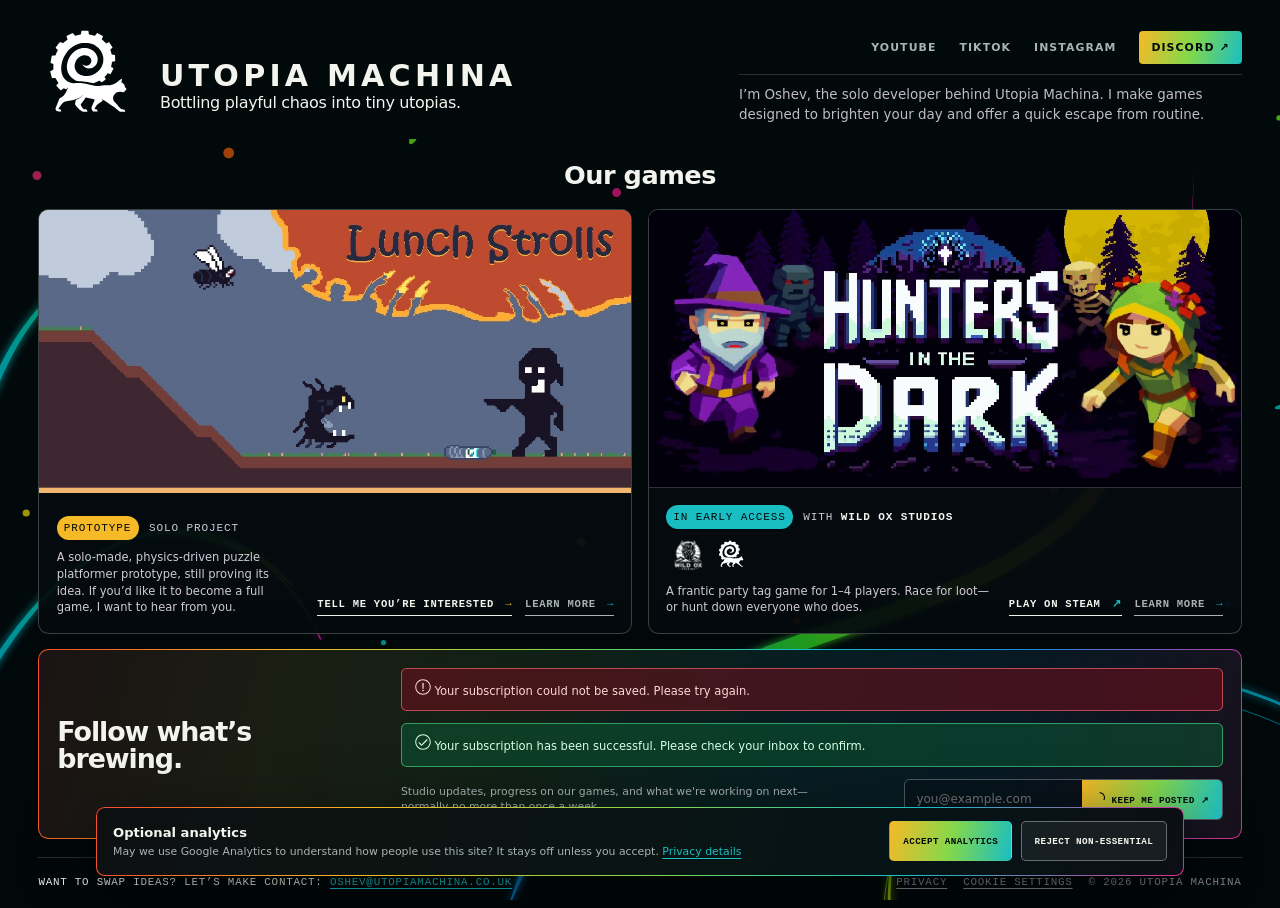
<file: index.html>
<!doctype html>
<html lang="en">
<head>
  <meta charset="utf-8">
  <meta name="viewport" content="width=device-width, initial-scale=1">
  <meta name="theme-color" content="#09070f">
  <meta name="description" content="Utopia Machina makes small, playful games: Hunters In The Dark and the Lunch Strolls prototype.">
  <meta property="og:title" content="Utopia Machina — Small games, curious worlds">
  <meta property="og:description" content="Hunters In The Dark, Lunch Strolls, and dispatches from an independent game maker.">
  <meta property="og:image" content="images/social-preview.svg">
  <meta property="og:type" content="website">
  <title>Utopia Machina — Small games, curious worlds</title>
  <link rel="icon" href="images/utopia-machina-logo.svg" type="image/svg+xml">
  <link rel="stylesheet" href="https://sibforms.com/forms/end-form/build/sib-styles.css">
  <link rel="stylesheet" href="css/style.css?v=20260805-1">
  <script src="js/main.js" defer></script>
</head>
<body>
  <a class="skip-link" href="#main">Skip to the games</a>

  <svg class="spectral-bg" viewBox="0 0 1600 1000" preserveAspectRatio="xMidYMid slice" aria-hidden="true">
    <defs>
      <linearGradient id="spectrum-a" x1="0" y1="0" x2="1" y2=".3">
        <stop offset="0" stop-color="#ec2864"/>
        <stop offset=".17" stop-color="#ff5b22"/>
        <stop offset=".34" stop-color="#ffc225"/>
        <stop offset=".5" stop-color="#88dc43"/>
        <stop offset=".67" stop-color="#14c4a3"/>
        <stop offset=".84" stop-color="#2787e9"/>
        <stop offset="1" stop-color="#db2da7"/>
      </linearGradient>
      <linearGradient id="spectrum-b" x1=".1" y1="1" x2=".8" y2="0">
        <stop offset="0" stop-color="#237edb"/>
        <stop offset=".2" stop-color="#1bc8bc"/>
        <stop offset=".4" stop-color="#82df41"/>
        <stop offset=".6" stop-color="#ffd025"/>
        <stop offset=".8" stop-color="#ff5824"/>
        <stop offset="1" stop-color="#eb237f"/>
      </linearGradient>
      <linearGradient id="warm-a" gradientUnits="userSpaceOnUse" x1="-230" y1="940" x2="40" y2="257">
        <stop offset="0" stop-color="#2c82e4"/><stop offset="1" stop-color="#16c3c7"/>
      </linearGradient>
      <linearGradient id="warm-b" gradientUnits="userSpaceOnUse" x1="40" y1="257" x2="283" y2="159">
        <stop offset="0" stop-color="#16c3c7"/><stop offset="1" stop-color="#55d64a"/>
      </linearGradient>
      <linearGradient id="warm-c" gradientUnits="userSpaceOnUse" x1="283" y1="159" x2="272" y2="339">
        <stop offset="0" stop-color="#55d64a"/><stop offset="1" stop-color="#b8dc35"/>
      </linearGradient>
      <linearGradient id="warm-d" gradientUnits="userSpaceOnUse" x1="272" y1="339" x2="143" y2="302">
        <stop offset="0" stop-color="#b8dc35"/><stop offset="1" stop-color="#ffe02c"/>
      </linearGradient>
      <linearGradient id="warm-e" gradientUnits="userSpaceOnUse" x1="143" y1="302" x2="270" y2="262">
        <stop offset="0" stop-color="#ffe02c"/><stop offset=".48" stop-color="#f47a3d"/><stop offset=".76" stop-color="#ef4535"/><stop offset="1" stop-color="#e93643"/>
      </linearGradient>
      <linearGradient id="warm-f" gradientUnits="userSpaceOnUse" x1="270" y1="262" x2="236.5" y2="306.2">
        <stop offset="0" stop-color="#e93643"/><stop offset="1" stop-color="#e43655"/>
      </linearGradient>
      <linearGradient id="warm-g" gradientUnits="userSpaceOnUse" x1="236.5" y1="306.2" x2="217" y2="307">
        <stop offset="0" stop-color="#e43655"/><stop offset="1" stop-color="#db2da7"/>
      </linearGradient>
      <linearGradient id="warm-tip" gradientUnits="userSpaceOnUse" x1="270" y1="262" x2="217" y2="307">
        <stop offset="0" stop-color="#e93643"/>
        <stop offset=".68" stop-color="#e43655"/>
        <stop offset="1" stop-color="#db2da7"/>
      </linearGradient>
      <path id="warm-path-a" d="M-230 940C-55 758-55 448 40 257"/>
      <path id="warm-path-b" d="M40 257C99 139 210 99 283 159"/>
      <path id="warm-path-c" d="M283 159C343 208 337 299 272 339"/>
      <path id="warm-path-d" d="M272 339C220 371 160 349 143 302"/>
      <path id="warm-path-e" d="M143 302C127 258 155 217 198 208C238 200 272 227 270 262"/>
      <path id="warm-path-f" d="M270 262C269.25 283.75 255 301 236.5 306.2"/>
      <path id="warm-path-g" d="M236.5 306.2C230.4 307.9 223.75 308.25 217 307"/>
      <g id="warm-body">
        <use href="#warm-path-a" stroke="url(#warm-a)"/><use href="#warm-path-b" stroke="url(#warm-b)"/>
        <use href="#warm-path-c" stroke="url(#warm-c)"/><use href="#warm-path-d" stroke="url(#warm-d)"/>
        <use href="#warm-path-e" stroke="url(#warm-e)"/>
      </g>
      <linearGradient id="wave-a" gradientUnits="userSpaceOnUse" x1="-110" y1="1080" x2="112" y2="660">
        <stop offset="0" stop-color="#2c82e4"/><stop offset="1" stop-color="#16c3c7"/>
      </linearGradient>
      <linearGradient id="wave-b" gradientUnits="userSpaceOnUse" x1="112" y1="660" x2="333" y2="565">
        <stop offset="0" stop-color="#16c3c7"/><stop offset="1" stop-color="#55d64a"/>
      </linearGradient>
      <linearGradient id="wave-c" gradientUnits="userSpaceOnUse" x1="333" y1="565" x2="445" y2="675">
        <stop offset="0" stop-color="#55d64a"/><stop offset=".56" stop-color="#ffe02c"/><stop offset="1" stop-color="#db2da7"/>
      </linearGradient>
      <path id="wave-path-a" d="M-110 1080C-20 910 35 760 112 660"/>
      <path id="wave-path-b" d="M112 660C180 572 258 538 333 565"/>
      <path id="wave-path-c" d="M333 565C386 584 423 624 445 675"/>
      <g id="wave-body">
        <use href="#wave-path-a" stroke="url(#wave-a)"/>
        <use href="#wave-path-b" stroke="url(#wave-b)"/>
      </g>
      <linearGradient id="right-ribbon" gradientUnits="userSpaceOnUse" x1="650" y1="1020" x2="1415" y2="175">
        <stop offset="0" stop-color="#2c82e4"/>
        <stop offset=".2" stop-color="#16c3c7"/>
        <stop offset=".4" stop-color="#55d64a"/>
        <stop offset=".6" stop-color="#ffe02c"/>
        <stop offset=".8" stop-color="#f0443b"/>
        <stop offset="1" stop-color="#db2da7"/>
      </linearGradient>
      <linearGradient id="bottom-a" gradientUnits="userSpaceOnUse" x1="1705" y1="762" x2="1125" y2="727">
        <stop offset="0" stop-color="#2c82e4"/><stop offset=".48" stop-color="#16c3c7"/><stop offset="1" stop-color="#55d64a"/>
      </linearGradient>
      <linearGradient id="bottom-b" gradientUnits="userSpaceOnUse" x1="1125" y1="727" x2="1204" y2="1046">
        <stop offset="0" stop-color="#55d64a"/><stop offset=".58" stop-color="#ffe02c"/><stop offset="1" stop-color="#db2da7"/>
      </linearGradient>
      <path id="bottom-path-a" d="M1705 762C1436 548 1247 577 1125 727"/>
      <path id="bottom-path-b" d="M1125 727C1031 842 1084 982 1204 1046"/>
      <filter id="trail-glow" x="-30%" y="-30%" width="160%" height="160%">
        <feGaussianBlur stdDeviation="5" result="blur"/>
        <feMerge><feMergeNode in="blur"/><feMergeNode in="SourceGraphic"/></feMerge>
      </filter>
    </defs>
    <g transform="translate(0 35)" fill="none" stroke-linecap="round">
      <g class="spectral-trails trail-left">
        <g class="trail-bundle trail-bundle-wave" stroke-width="1.6" filter="url(#trail-glow)">
          <g transform="translate(-4 2)">
            <use href="#wave-body"/>
            <path d="M333 565C338.3 566.9 343.44 569.01 348.42 571.32" stroke="url(#wave-c)"/>
          </g>
          <g transform="translate(-3 1.5)">
            <use href="#wave-body"/>
            <path d="M333 565C342.01 568.23 350.56 572.07 358.65 576.46" stroke="url(#wave-c)"/>
          </g>
          <g transform="translate(-2 1)">
            <use href="#wave-body"/>
            <path d="M333 565C345.72 569.56 357.52 575.33 368.41 582.17" stroke="url(#wave-c)"/>
          </g>
          <g transform="translate(-1 .5)">
            <use href="#wave-body"/>
            <path d="M333 565C349.43 570.89 364.32 578.8 377.71 588.43" stroke="url(#wave-c)"/>
          </g>
          <g>
            <use href="#wave-body"/>
            <use href="#wave-path-c" stroke="url(#wave-c)"/>
          </g>
          <g transform="translate(1 -.5)">
            <use href="#wave-body"/>
            <path d="M333 565C353.14 572.22 370.97 582.47 386.54 595.21" stroke="url(#wave-c)"/>
          </g>
          <g transform="translate(2 -1)">
            <use href="#wave-body"/>
            <path d="M333 565C356.85 573.55 377.46 586.35 394.92 602.5" stroke="url(#wave-c)"/>
          </g>
          <g transform="translate(3 -1.5)">
            <use href="#wave-body"/>
            <path d="M333 565C360.56 574.88 383.79 590.44 402.84 610.27" stroke="url(#wave-c)"/>
          </g>
          <g transform="translate(4 -2)">
            <use href="#wave-body"/>
            <path d="M333 565C364.27 576.21 389.97 594.73 410.31 618.51" stroke="url(#wave-c)"/>
          </g>
        </g>
      </g>
    </g>
    <g transform="translate(55 145)" fill="none" stroke-linecap="round">
      <g class="spectral-trails trail-red">
        <g class="trail-bundle trail-bundle-warm" stroke-width="1.6" stroke-linecap="round" filter="url(#trail-glow)">
          <g transform="translate(-4 2)">
            <use href="#warm-body"/>
          </g>
          <g transform="translate(-3 1.5)">
            <use href="#warm-body"/>
          </g>
          <g transform="translate(-2 1)">
            <use href="#warm-body"/>
          </g>
          <g transform="translate(-1 .5)">
            <use href="#warm-body"/>
          </g>
          <g>
            <use href="#warm-body"/>
          </g>
          <g transform="translate(1 -.5)">
            <use href="#warm-body"/>
          </g>
          <g transform="translate(2 -1)">
            <use href="#warm-body"/>
          </g>
          <g transform="translate(3 -1.5)">
            <use href="#warm-body"/>
          </g>
          <g transform="translate(4 -2)">
            <use href="#warm-body"/>
          </g>
          <path
            d="M265 262
               C264 281 251 299 232 303
               C226 304 220 304 217 307
               C221 310 228 312 235 311
               C256 307 274 287 275 262Z"
            fill="url(#warm-tip)"
            stroke="none"
          />
        </g>
      </g>
    </g>
    <g class="spectral-trails trail-right">
      <path
        d="M650 1020
           C690 880 750 815 860 755
           C1000 680 1140 675 1260 580
           C1360 500 1420 300 1415 175
           C1420 300 1370 515 1270 594
           C1150 689 1007 697 870 771
           C763 830 701 892 650 1020Z"
        fill="url(#right-ribbon)"
        filter="url(#trail-glow)"
      />
    </g>
    <g transform="translate(0 140)">
      <g class="spectral-trails trail-bottom" fill="none" stroke-linecap="round">
        <g stroke-width="3.1" filter="url(#trail-glow)">
          <use href="#bottom-path-a" stroke="url(#bottom-a)"/><use href="#bottom-path-b" stroke="url(#bottom-b)"/>
        </g>
        <g transform="translate(-6 20)" stroke-width=".9">
          <use href="#bottom-path-a" stroke="url(#bottom-a)"/><use href="#bottom-path-b" stroke="url(#bottom-b)"/>
        </g>
      </g>
    </g>
    <g class="color-flecks">
      <circle cx="130" cy="195" r="5" fill="#ef3a65"/><circle cx="220" cy="315" r="3" fill="#15b8c4"/>
      <circle cx="343" cy="170" r="6" fill="#ff6629"/><circle cx="465" cy="265" r="3" fill="#ffd12a"/>
      <circle cx="626" cy="88" r="4" fill="#8ad844"/><circle cx="774" cy="214" r="5" fill="#e82975"/>
      <circle cx="904" cy="109" r="3" fill="#24b9c4"/><circle cx="1034" cy="260" r="6" fill="#ff6b26"/>
      <circle cx="1178" cy="146" r="4" fill="#ffca28"/><circle cx="1390" cy="244" r="5" fill="#24a9ba"/>
      <circle cx="1510" cy="131" r="3" fill="#7dda48"/><circle cx="118" cy="570" r="4" fill="#ffd12a"/>
      <circle cx="286" cy="655" r="5" fill="#e92778"/><circle cx="515" cy="714" r="3" fill="#16b9b1"/>
      <circle cx="735" cy="602" r="5" fill="#8bd53f"/><circle cx="975" cy="690" r="4" fill="#ff5e25"/>
      <circle cx="1260" cy="543" r="5" fill="#e32d8f"/><circle cx="1453" cy="672" r="3" fill="#2586dc"/>
      <ellipse cx="1068" cy="109" rx="8" ry="3.5" transform="rotate(-24 1068 109)" fill="#ff6326"/>
      <ellipse cx="1321" cy="382" rx="6.5" ry="3" transform="rotate(-38 1321 382)" fill="#84d645"/>
      <ellipse cx="390" cy="475" rx="5.5" ry="2.5" transform="rotate(22 390 475)" fill="#1eb9c5"/>
      <ellipse cx="853" cy="481" rx="7" ry="3" transform="rotate(-18 853 481)" fill="#ef2a6f"/>
      <ellipse cx="172" cy="112" rx="7.5" ry="3" transform="rotate(54 172 112)" fill="#ff5429"/>
      <ellipse cx="548" cy="154" rx="3.5" ry="7" transform="rotate(31 548 154)" fill="#76dc45"/>
      <ellipse cx="708" cy="347" rx="8.5" ry="3.5" transform="rotate(-31 708 347)" fill="#ef2e6f"/>
      <ellipse cx="1160" cy="348" rx="4" ry="8" transform="rotate(42 1160 348)" fill="#ffd02a"/>
      <ellipse cx="1512" cy="452" rx="7" ry="2.5" transform="rotate(-12 1512 452)" fill="#18bdb7"/>
      <ellipse cx="394" cy="806" rx="4" ry="8.5" transform="rotate(-36 394 806)" fill="#ff6b26"/>
      <ellipse cx="742" cy="833" rx="8" ry="3" transform="rotate(18 742 833)" fill="#83d943"/>
      <ellipse cx="1362" cy="836" rx="3.5" ry="7.5" transform="rotate(28 1362 836)" fill="#e92a80"/>
    </g>
  </svg>

  <div class="first-screen">
    <header class="site-header">
      <div class="intro-studio">
        <h1 class="brand-heading">
          <a class="brand studio-brand" href="#main">
            <img class="brand-symbol" src="images/utopia-machina-logo.svg" alt="">
            <span class="brand-copy">
              <span class="brand-name">Utopia Machina</span>
              <span class="brand-tagline">Bottling playful chaos into tiny utopias.</span>
            </span>
          </a>
        </h1>
      </div>

      <div class="masthead-aside">
        <nav class="social-nav" aria-label="Follow Utopia Machina">
          <a href="https://www.youtube.com/@UtopiaMachina/" target="_blank" rel="noreferrer" data-analytics-event="social_click" data-analytics-platform="youtube" data-analytics-location="header">YouTube</a>
          <a href="https://www.tiktok.com/@utopiamachina" target="_blank" rel="noreferrer" data-analytics-event="social_click" data-analytics-platform="tiktok" data-analytics-location="header">TikTok</a>
          <a href="https://www.instagram.com/utopiamachina/" target="_blank" rel="noreferrer" data-analytics-event="social_click" data-analytics-platform="instagram" data-analytics-location="header">Instagram</a>
          <a class="discord-link" href="https://discord.gg/ZvGYVJdN9t" target="_blank" rel="noreferrer" data-analytics-event="discord_click" data-analytics-location="header">Discord <span aria-hidden="true">↗</span></a>
        </nav>
        <p class="masthead-copy">I’m Oshev, the solo developer behind Utopia Machina. I make games designed to brighten your day and offer a quick escape from routine.</p>
      </div>
    </header>

    <main id="main">
      <section class="games" aria-labelledby="games-title">
        <h2 class="games-title" id="games-title">Our games</h2>

        <article class="game-card lunch-card">
          <a class="game-media" href="lunch-strolls.html" aria-label="Learn more about Lunch Strolls" data-analytics-event="game_page_open" data-analytics-game="lunch_strolls" data-analytics-location="game_card">
            <img src="images/lunch-header.jpg" alt="Lunch Strolls prototype key art" class="game-image">
          </a>
          <div class="game-card-content">
            <div class="game-card-copy">
              <div class="game-meta">
                <span class="status prototype">Prototype</span>
                <span>Solo project</span>
              </div>
              <p>A solo-made, physics-driven puzzle platformer prototype, still proving its idea. If you’d like it to become a full game, I want to hear from you.</p>
            </div>
            <div class="card-actions">
              <a class="card-link lunch-interest" href="mailto:oshev@utopiamachina.co.uk?subject=I%27m%20interested%20in%20Lunch%20Strolls" data-analytics-event="lunch_strolls_interest_click" data-analytics-location="game_card">
                Tell me you’re interested <span aria-hidden="true">→</span>
              </a>
              <a class="card-link secondary-link" href="lunch-strolls.html" data-analytics-event="game_page_open" data-analytics-game="lunch_strolls" data-analytics-location="game_card">
                Learn more <span aria-hidden="true">→</span>
              </a>
            </div>
          </div>
        </article>

        <article class="game-card hunters-card">
          <a class="game-media" href="hunters.html" aria-label="Learn more about Hunters In The Dark" data-analytics-event="game_page_open" data-analytics-game="hunters_in_the_dark" data-analytics-location="game_card">
            <img src="images/hunters-header.jpg" alt="Hunters In The Dark key art" class="game-image">
          </a>
          <div class="game-card-content">
            <div class="game-card-copy">
              <div class="game-meta">
                <span class="status live">In Early Access</span>
                <span>with <strong>Wild Ox Studios</strong></span>
                <span class="partner-logos" aria-hidden="true">
                  <img src="images/wild-ox-logo.png" alt="" width="38" height="38">
                  <img src="images/utopia-machina-logo.svg" alt="" width="35" height="35">
                </span>
              </div>
              <p>A frantic party tag game for 1–4 players. Race for loot—or hunt down everyone who does.</p>
            </div>
            <div class="card-actions">
              <a class="card-link" href="https://store.steampowered.com/app/3753790/Hunters_In_The_Dark/" target="_blank" rel="noreferrer" data-analytics-event="steam_click" data-analytics-game="hunters_in_the_dark" data-analytics-location="game_card">
                Play on Steam <span aria-hidden="true">↗</span>
              </a>
              <a class="card-link secondary-link" href="hunters.html" data-analytics-event="game_page_open" data-analytics-game="hunters_in_the_dark" data-analytics-location="game_card">
                Learn more <span aria-hidden="true">→</span>
              </a>
            </div>
          </div>
        </article>
      </section>

      <section id="newsletter" class="newsletter" aria-labelledby="newsletter-title">
        <div class="newsletter-heading">
          <h2 id="newsletter-title">Follow what’s brewing.</h2>
        </div>

        <div class="sib-form newsletter-form-shell">
          <div id="sib-form-container" class="sib-form-container">
            <div id="error-message" class="sib-form-message-panel" role="alert" aria-live="assertive">
              <div class="sib-form-message-panel__text sib-form-message-panel__text--center">
                <svg viewBox="0 0 512 512" class="sib-icon sib-notification__icon" aria-hidden="true">
                  <path d="M256 40c118.621 0 216 96.075 216 216 0 119.291-96.61 216-216 216-119.244 0-216-96.562-216-216 0-119.203 96.602-216 216-216m0-32C119.043 8 8 119.083 8 256c0 136.997 111.043 248 248 248s248-111.003 248-248C504 119.083 392.957 8 256 8zm-11.49 120h22.979c6.823 0 12.274 5.682 11.99 12.5l-7 168c-.268 6.428-5.556 11.5-11.99 11.5h-8.979c-6.433 0-11.722-5.073-11.99-11.5l-7-168c-.283-6.818 5.167-12.5 11.99-12.5zM256 340c-15.464 0-28 12.536-28 28s12.536 28 28 28 28-12.536 28-28-12.536-28-28-28z"/>
                </svg>
                <span class="sib-form-message-panel__inner-text">Your subscription could not be saved. Please try again.</span>
              </div>
            </div>

            <div id="success-message" class="sib-form-message-panel" role="status" aria-live="polite">
              <div class="sib-form-message-panel__text sib-form-message-panel__text--center">
                <svg viewBox="0 0 512 512" class="sib-icon sib-notification__icon" aria-hidden="true">
                  <path d="M256 8C119.033 8 8 119.033 8 256s111.033 248 248 248 248-111.033 248-248S392.967 8 256 8zm0 464c-118.664 0-216-96.055-216-216 0-118.663 96.055-216 216-216 118.664 0 216 96.055 216 216 0 118.663-96.055 216-216 216zm141.63-274.961L217.15 376.071c-4.705 4.667-12.303 4.637-16.97-.068l-85.878-86.572c-4.667-4.705-4.637-12.303.068-16.97l8.52-8.451c4.705-4.667 12.303-4.637 16.97.068l68.976 69.533 163.441-162.13c4.705-4.667 12.303-4.637 16.97.068l8.451 8.52c4.668 4.705 4.637 12.303-.068 16.97z"/>
                </svg>
                <span class="sib-form-message-panel__inner-text">Your subscription has been successful. Please check your inbox to confirm.</span>
              </div>
            </div>

            <div id="sib-container" class="sib-container--large sib-container--vertical">
              <form
                id="sib-form"
                class="signup-form"
                method="POST"
                action="https://99429d4b.sibforms.com/serve/[base64]"
                data-type="subscription"
                data-newsletter-form
                data-analytics-location="homepage"
              >
                <p class="newsletter-promise">Studio updates, progress on our games, and what we're working on next—<br>normally no more than once a week.</p>

                <div class="sib-input sib-form-block email-wrap">
                  <div class="form__entry entry_block">
                    <div class="form__label-row">
                      <label class="sr-only entry__label" for="EMAIL" data-required="*">Email address</label>
                      <div class="entry__field">
                        <input class="input" type="email" id="EMAIL" name="EMAIL" autocomplete="email" placeholder="you@example.com" data-required="true" required>
                      </div>
                    </div>
                    <label class="entry__error entry__error--primary" aria-live="polite"></label>
                  </div>
                  <button class="sib-form-block__button sib-form-block__button-with-loader" form="sib-form" type="submit" aria-controls="newsletter-details" aria-expanded="false">
                    <svg class="icon clickable__icon progress-indicator__icon sib-hide-loader-icon" viewBox="0 0 512 512" aria-hidden="true">
                      <path d="M460.116 373.846l-20.823-12.022c-5.541-3.199-7.54-10.159-4.663-15.874 30.137-59.886 28.343-131.652-5.386-189.946-33.641-58.394-94.896-95.833-161.827-99.676C261.028 55.961 256 50.751 256 44.352V20.309c0-6.904 5.808-12.337 12.703-11.982 83.556 4.306 160.163 50.864 202.11 123.677 42.063 72.696 44.079 162.316 6.031 236.832-3.14 6.148-10.75 8.461-16.728 5.01z"/>
                    </svg>
                    Keep me posted <span aria-hidden="true">↗</span>
                  </button>
                </div>

                <div id="newsletter-details" class="newsletter-details" data-newsletter-details aria-hidden="true">
                  <div class="sib-form__declaration">
                    <p>We use Brevo as our marketing platform. By submitting this form you agree that the personal data you provided will be transferred to Brevo for processing in accordance with <a href="https://www.brevo.com/en/legal/privacypolicy/" target="_blank" rel="nofollow noopener">Brevo’s Privacy Policy</a>.</p>
                  </div>

                  <div class="sib-optin sib-form-block" data-required="true">
                    <div class="form__entry entry_mcq">
                      <div class="form__label-row">
                        <span class="entry__label" data-required="*">Consent</span>
                        <div class="entry__choice">
                          <label class="consent-choice" for="OPT_IN">
                            <input type="checkbox" class="input_replaced" value="1" id="OPT_IN" name="OPT_IN" required>
                            <span class="consent-copy"><strong>I agree to receive news and updates from Utopia Machina.</strong></span>
                          </label>
                        </div>
                      </div>
                      <label class="entry__error entry__error--primary" aria-live="polite"></label>
                      <p class="entry__specification">You may unsubscribe at any time using the link in our newsletter.</p>
                    </div>
                  </div>

                  <div class="sib-captcha sib-form-block">
                    <div class="form__entry entry_block">
                      <div class="form__label-row">
                        <div class="cf-turnstile g-recaptcha" data-sitekey="0x4AAAAAAEG8mpt70j-fJdvp" id="sib-captcha" data-callback="handleCaptchaResponse" data-language="en"></div>
                      </div>
                      <label class="entry__error entry__error--primary" aria-live="polite"></label>
                    </div>
                  </div>
                </div>

                <input type="text" name="email_address_check" value="" class="input--hidden" tabindex="-1" autocomplete="off">
                <input type="hidden" name="locale" value="en">
              </form>
            </div>
          </div>
        </div>
      </section>
    </main>

    <footer id="contact" class="site-footer">
      <p><span>Want to swap ideas? Let’s make contact: </span> <a href="mailto:oshev@utopiamachina.co.uk">oshev@utopiamachina.co.uk</a></p>
      <div>
        <a href="privacy.html">Privacy</a>
        <a href="#cookie-settings" data-cookie-settings>Cookie settings</a>
        <span>© <span data-year></span> Utopia Machina</span>
      </div>
    </footer>
  </div>
  <script>
    window.REQUIRED_CODE_ERROR_MESSAGE = "Please choose a country code";
    window.LOCALE = "en";
    window.EMAIL_INVALID_MESSAGE = window.SMS_INVALID_MESSAGE = "Please enter a valid email address.";
    window.REQUIRED_ERROR_MESSAGE = "This field cannot be left blank.";
    window.GENERIC_INVALID_MESSAGE = "The information provided is invalid. Please review it and try again.";
    window.INVALID_NUMBER = "The information provided is invalid. Please review it and try again.";
    window.INVALID_DATE = "Please enter a valid date";
    window.REQUIRED_MULTISELECT_MESSAGE = "Please select at least one option";
    window.translation = {
      common: {
        selectedList: "{quantity} list selected",
        selectedLists: "{quantity} lists selected",
        selectedOption: "{quantity} selected",
        selectedOptions: "{quantity} selected"
      }
    };
    /** @type {boolean} */
    var AUTOHIDE = false;
  </script>
  <script defer src="https://sibforms.com/forms/end-form/build/main.js"></script>
  <script src="https://challenges.cloudflare.com/turnstile/v0/api.js" async defer></script>
</body>
</html>
</file>
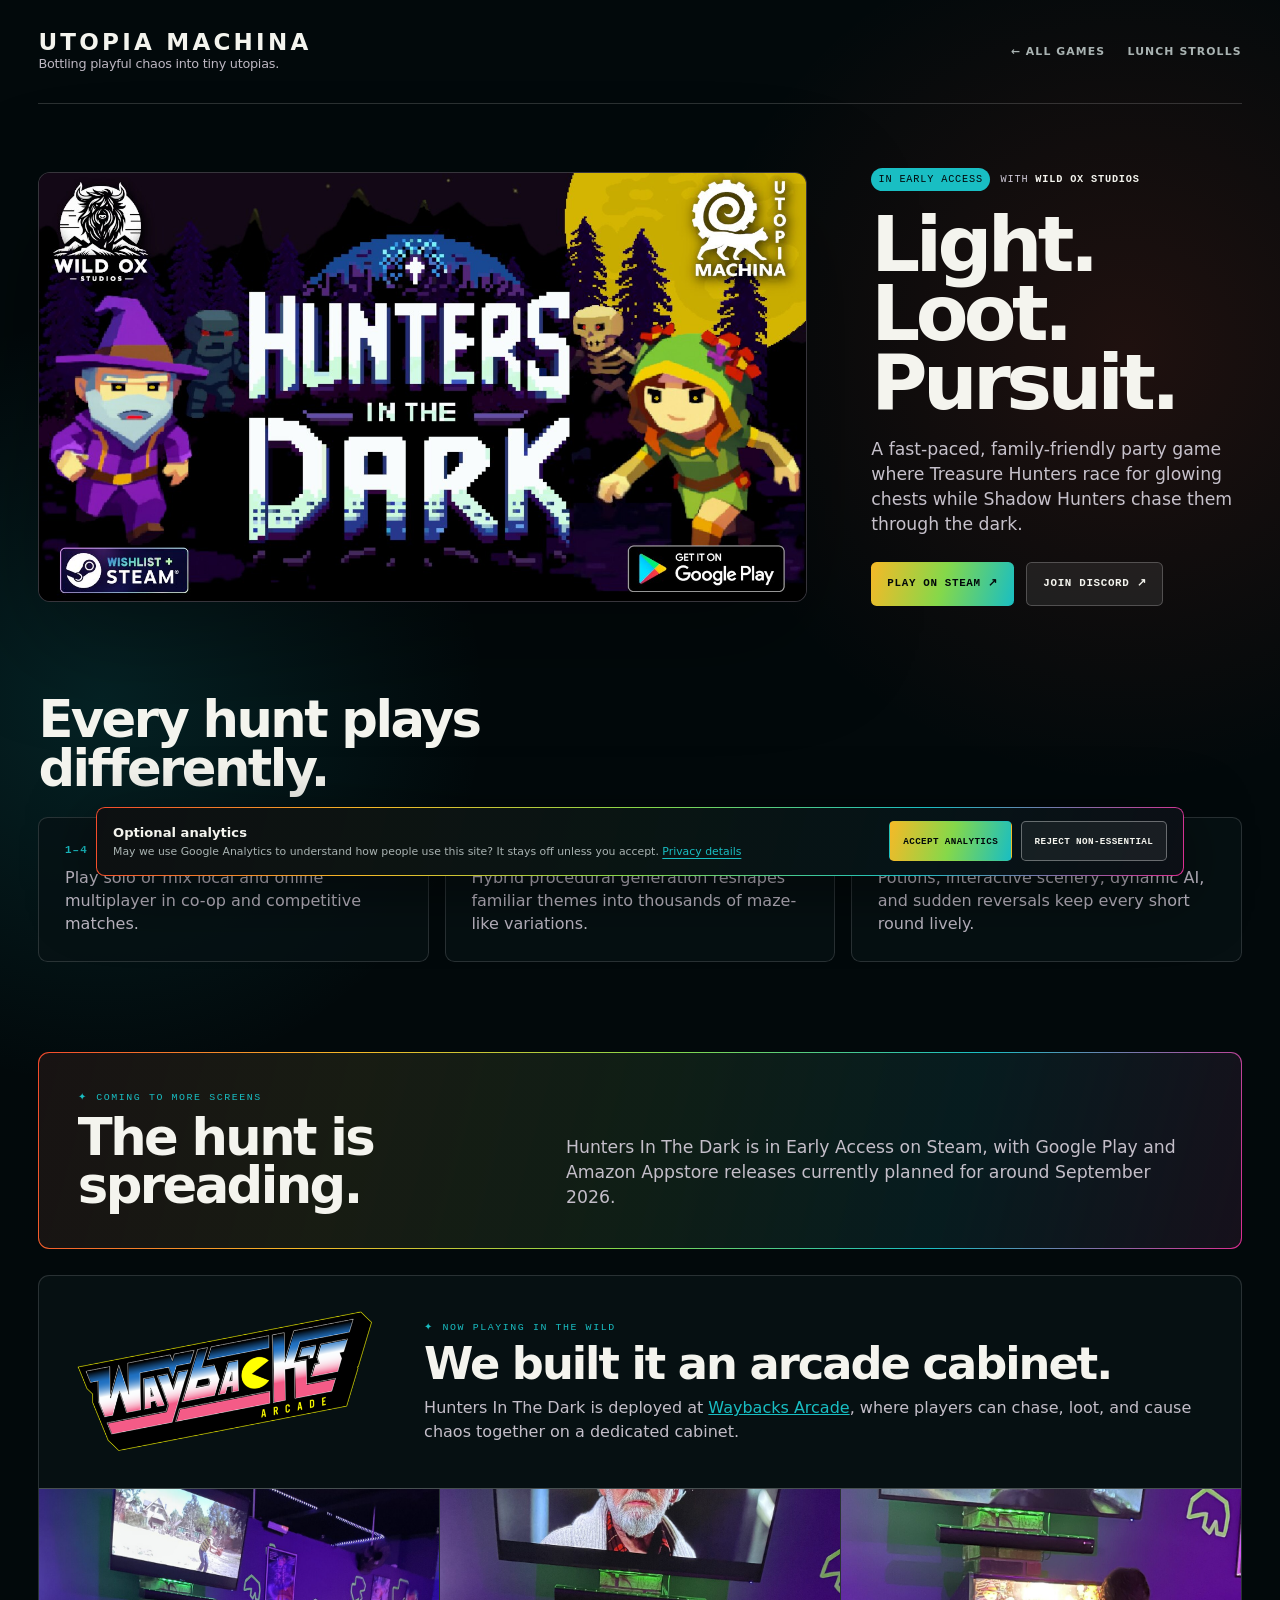
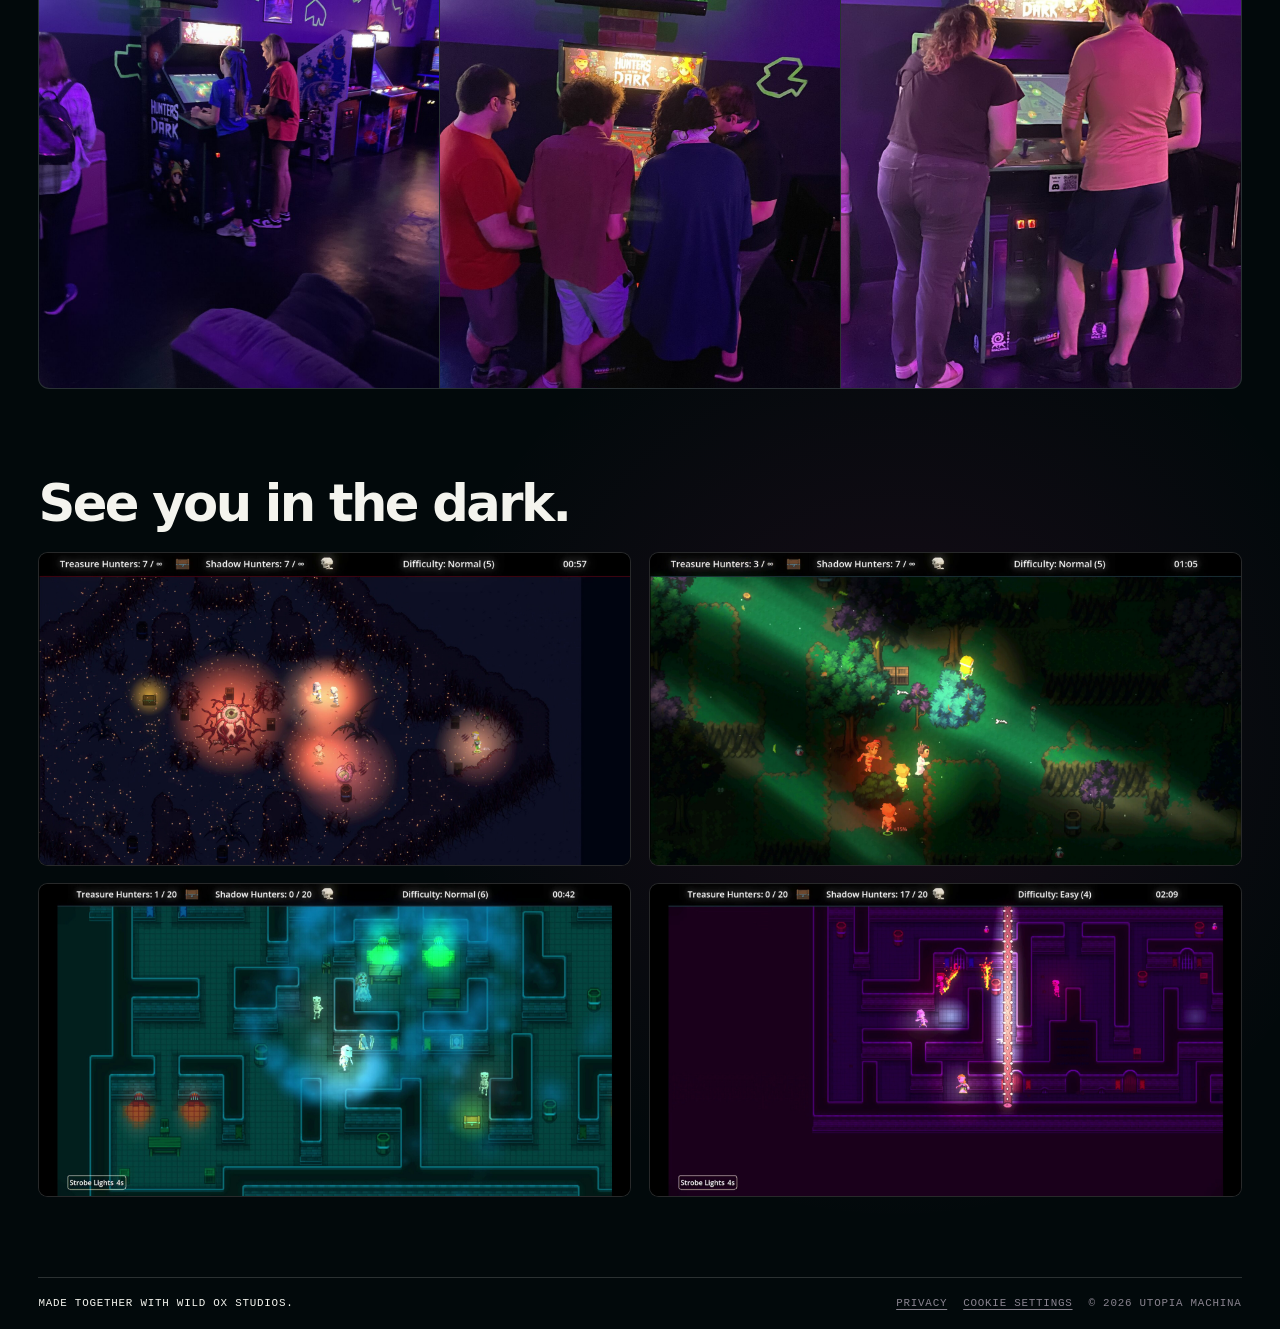
<file: hunters.html>
<!doctype html>
<html lang="en">
<head>
  <meta charset="utf-8">
  <meta name="viewport" content="width=device-width, initial-scale=1">
  <meta name="theme-color" content="#02090b">
  <meta name="description" content="Hunters In The Dark is a frantic party tag game for 1–4 players, developed by Wild Ox Studios and Utopia Machina.">
  <title>Hunters In The Dark — Utopia Machina</title>
  <link rel="icon" href="images/utopia-machina-logo.svg" type="image/svg+xml">
  <link rel="stylesheet" href="css/style.css?v=20260805-1">
  <script src="js/main.js" defer></script>
</head>
<body class="detail-page">
  <a class="skip-link" href="#main">Skip to game details</a>
  <div class="detail-shell">
    <header class="detail-header">
      <a class="brand studio-brand detail-studio-brand" href="index.html" aria-label="Utopia Machina home">
        <span class="brand-copy">
          <span class="brand-name">Utopia Machina</span>
          <span class="brand-tagline">Bottling playful chaos into tiny utopias.</span>
        </span>
      </a>
      <nav class="detail-nav" aria-label="Game page navigation">
        <a class="back-link" href="index.html">← All games</a>
        <a href="lunch-strolls.html" data-analytics-event="game_page_open" data-analytics-game="lunch_strolls" data-analytics-location="detail_nav">Lunch Strolls</a>
      </nav>
    </header>

    <main id="main" class="detail-main">
      <section class="detail-hero">
        <div class="detail-hero-media">
          <img src="images/hunters-key-art.jpg" alt="Hunters In The Dark key art featuring the playable hunters">
        </div>
        <div class="detail-copy">
          <div class="game-meta">
            <span class="status live">In Early Access</span>
            <span>with <strong>Wild Ox Studios</strong></span>
          </div>
          <h1>Light. Loot. Pursuit.</h1>
          <p>A fast-paced, family-friendly party game where Treasure Hunters race for glowing chests while Shadow Hunters chase them through the dark.</p>
          <div class="detail-actions">
            <a class="button-link" href="https://store.steampowered.com/app/3753790/Hunters_In_The_Dark/" target="_blank" rel="noreferrer" data-analytics-event="steam_click" data-analytics-game="hunters_in_the_dark" data-analytics-location="hero">Play on Steam ↗</a>
            <a class="button-link ghost" href="https://discord.gg/ZvGYVJdN9t" target="_blank" rel="noreferrer" data-analytics-event="discord_click" data-analytics-location="hero">Join Discord ↗</a>
          </div>
        </div>
      </section>

      <section aria-labelledby="hunters-features">
        <h2 class="detail-section-title" id="hunters-features">Every hunt plays differently.</h2>
        <div class="feature-grid">
          <article class="feature-card">
            <strong>1–4 players</strong>
            <p>Play solo or mix local and online multiplayer in co-op and competitive matches.</p>
          </article>
          <article class="feature-card">
            <strong>Fresh arenas</strong>
            <p>Hybrid procedural generation reshapes familiar themes into thousands of maze-like variations.</p>
          </article>
          <article class="feature-card">
            <strong>Unplanned chaos</strong>
            <p>Potions, interactive scenery, dynamic AI, and sudden reversals keep every short round lively.</p>
          </article>
        </div>
      </section>

      <section class="hunters-updates" aria-labelledby="hunters-updates-title">
        <div class="hunters-release-note">
          <div>
            <p class="eyebrow">Coming to more screens</p>
            <h2 id="hunters-updates-title">The hunt is spreading.</h2>
          </div>
          <p>Hunters In The Dark is in Early Access on Steam, with Google Play and Amazon Appstore releases currently planned for around September 2026.</p>
        </div>

        <article class="arcade-feature">
          <div class="arcade-intro">
            <a class="waybacks-logo-link" href="https://waybacksarcade.com/" target="_blank" rel="noreferrer" aria-label="Visit Waybacks Arcade">
              <img src="images/waybacks-logo.png" alt="Waybacks Arcade">
            </a>
            <div>
              <p class="eyebrow">Now playing in the wild</p>
              <h3>We built it an arcade cabinet.</h3>
              <p>Hunters In The Dark is deployed at <a href="https://waybacksarcade.com/" target="_blank" rel="noreferrer">Waybacks Arcade</a>, where players can chase, loot, and cause chaos together on a dedicated cabinet.</p>
            </div>
          </div>
          <div class="arcade-gallery" aria-label="Hunters In The Dark at Waybacks Arcade">
            <figure><img src="images/hunters-arcade-cabinet.jpg" alt="Two players at the Hunters In The Dark arcade cabinet at Waybacks Arcade" loading="lazy"></figure>
            <figure><img src="images/hunters-arcade-crowd.jpg" alt="A group gathered around the Hunters In The Dark arcade cabinet" loading="lazy"></figure>
            <figure><img src="images/hunters-arcade-players.jpg" alt="Three players using the custom Hunters In The Dark arcade cabinet" loading="lazy"></figure>
          </div>
        </article>
      </section>

      <section aria-labelledby="hunters-gallery">
        <h2 class="detail-section-title" id="hunters-gallery">See you in the dark.</h2>
        <div class="gallery-grid">
          <figure><img src="images/hunters-screenshot-night.jpg" alt="Hunters exploring a dark arena lit by warm pools of light" loading="lazy"></figure>
          <figure><img src="images/hunters-screenshot-forest.jpg" alt="Treasure and Shadow Hunters chasing through a forest arena" loading="lazy"></figure>
          <figure><img src="images/hunters-screenshot-dungeon.jpg" alt="A blue-lit dungeon arena during a strobe lights event" loading="lazy"></figure>
          <figure><img src="images/hunters-screenshot-red-zone.jpg" alt="Hunters racing through a neon red-zone arena" loading="lazy"></figure>
        </div>
      </section>
    </main>

    <footer class="site-footer detail-footer">
      <p><span>Made together with Wild Ox Studios.</span></p>
      <div><a href="privacy.html">Privacy</a><a href="#cookie-settings" data-cookie-settings>Cookie settings</a><span>© <span data-year></span> Utopia Machina</span></div>
    </footer>
  </div>
</body>
</html>
</file>
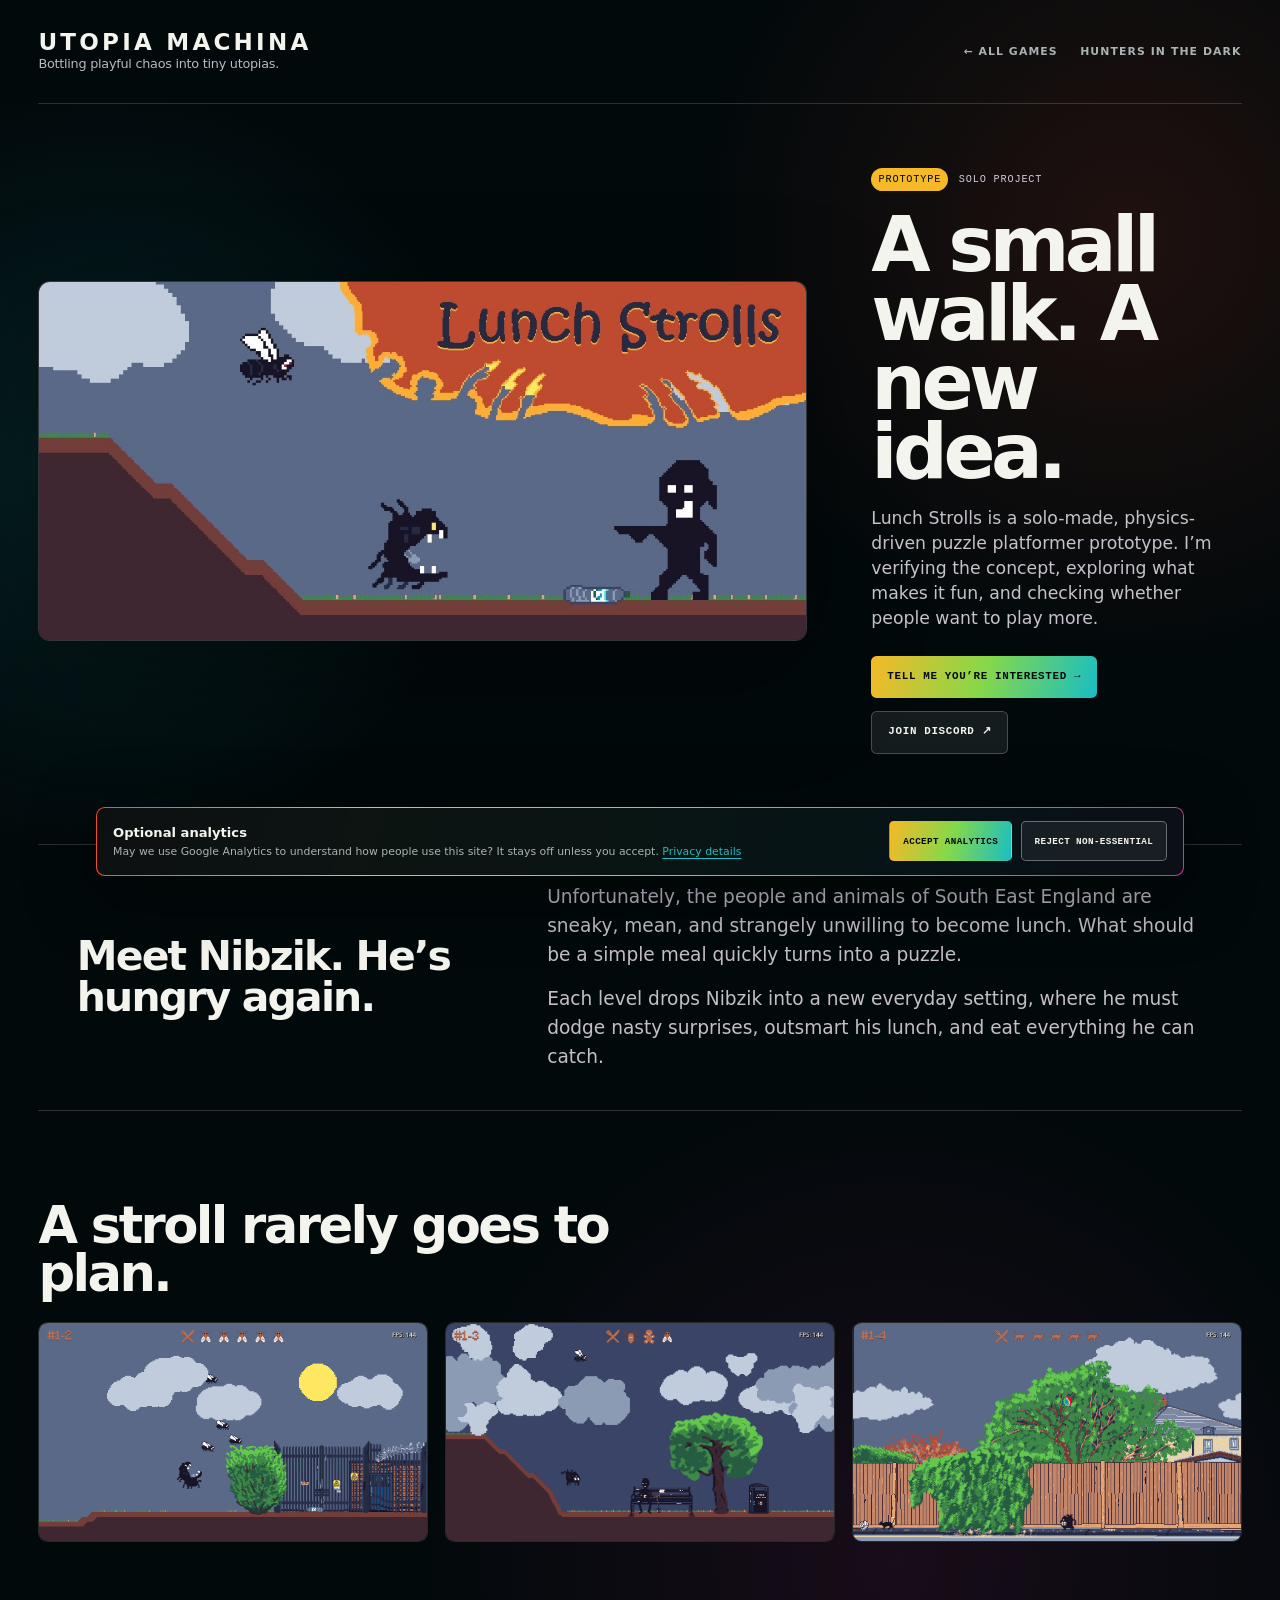
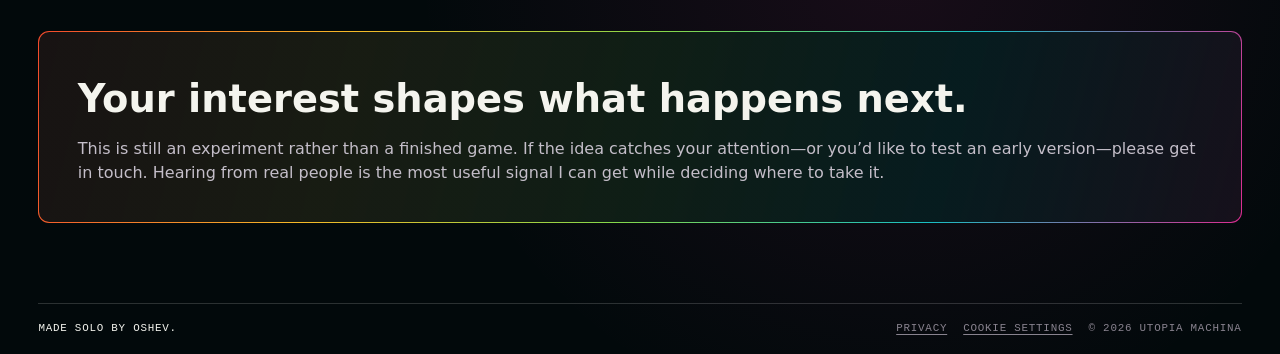
<file: lunch-strolls.html>
<!doctype html>
<html lang="en">
<head>
  <meta charset="utf-8">
  <meta name="viewport" content="width=device-width, initial-scale=1">
  <meta name="theme-color" content="#02090b">
  <meta name="description" content="Lunch Strolls is an early solo prototype by Utopia Machina, currently testing its concept and player interest.">
  <title>Lunch Strolls — Utopia Machina</title>
  <link rel="icon" href="images/utopia-machina-logo.svg" type="image/svg+xml">
  <link rel="stylesheet" href="css/style.css?v=20260805-1">
  <script src="js/main.js" defer></script>
</head>
<body class="detail-page">
  <a class="skip-link" href="#main">Skip to game details</a>
  <div class="detail-shell">
    <header class="detail-header">
      <a class="brand studio-brand detail-studio-brand" href="index.html" aria-label="Utopia Machina home">
        <span class="brand-copy">
          <span class="brand-name">Utopia Machina</span>
          <span class="brand-tagline">Bottling playful chaos into tiny utopias.</span>
        </span>
      </a>
      <nav class="detail-nav" aria-label="Game page navigation">
        <a class="back-link" href="index.html">← All games</a>
        <a href="hunters.html" data-analytics-event="game_page_open" data-analytics-game="hunters_in_the_dark" data-analytics-location="detail_nav">Hunters In The Dark</a>
      </nav>
    </header>

    <main id="main" class="detail-main">
      <section class="detail-hero">
        <div class="detail-hero-media">
          <img src="images/lunch-header.jpg" alt="Lunch Strolls prototype key art">
        </div>
        <div class="detail-copy">
          <div class="game-meta">
            <span class="status prototype">Prototype</span>
            <span>Solo project</span>
          </div>
          <h1>A small walk. A new idea.</h1>
          <p>Lunch Strolls is a solo-made, physics-driven puzzle platformer prototype. I’m verifying the concept, exploring what makes it fun, and checking whether people want to play more.</p>
          <div class="detail-actions">
            <a class="button-link" href="mailto:oshev@utopiamachina.co.uk?subject=I%27m%20interested%20in%20Lunch%20Strolls" data-analytics-event="lunch_strolls_interest_click" data-analytics-location="hero">Tell me you’re interested →</a>
            <a class="button-link ghost" href="https://discord.gg/ZvGYVJdN9t" target="_blank" rel="noreferrer" data-analytics-event="discord_click" data-analytics-location="hero">Join Discord ↗</a>
          </div>
        </div>
      </section>

      <section class="lunch-synopsis" aria-labelledby="lunch-synopsis-title">
        <h2 id="lunch-synopsis-title">Meet Nibzik. He’s hungry again.</h2>
        <div class="lunch-synopsis-copy">
          <p>Unfortunately, the people and animals of South East England are sneaky, mean, and strangely unwilling to become lunch. What should be a simple meal quickly turns into a puzzle.</p>
          <p>Each level drops Nibzik into a new everyday setting, where he must dodge nasty surprises, outsmart his lunch, and eat everything he can catch.</p>
        </div>
      </section>

      <section aria-labelledby="lunch-gallery-title">
        <h2 class="detail-section-title" id="lunch-gallery-title">A stroll rarely goes to plan.</h2>
        <div class="gallery-grid lunch-gallery">
          <figure><img src="images/lunch-screenshot-industrial.png" alt="Nibzik chasing flies past a bush in an industrial setting" loading="lazy"></figure>
          <figure><img src="images/lunch-screenshot-park.png" alt="Nibzik approaching a person sitting on a park bench" loading="lazy"></figure>
          <figure><img src="images/lunch-screenshot-garden.png" alt="Nibzik exploring a leafy garden behind a wooden fence" loading="lazy"></figure>
        </div>
      </section>

      <section class="prototype-note wide-note" aria-labelledby="prototype-title">
        <h2 id="prototype-title">Your interest shapes what happens next.</h2>
        <p>This is still an experiment rather than a finished game. If the idea catches your attention—or you’d like to test an early version—please get in touch. Hearing from real people is the most useful signal I can get while deciding where to take it.</p>
      </section>
    </main>

    <footer class="site-footer detail-footer">
      <p><span>Made solo by Oshev.</span></p>
      <div><a href="privacy.html">Privacy</a><a href="#cookie-settings" data-cookie-settings>Cookie settings</a><span>© <span data-year></span> Utopia Machina</span></div>
    </footer>
  </div>
</body>
</html>
</file>
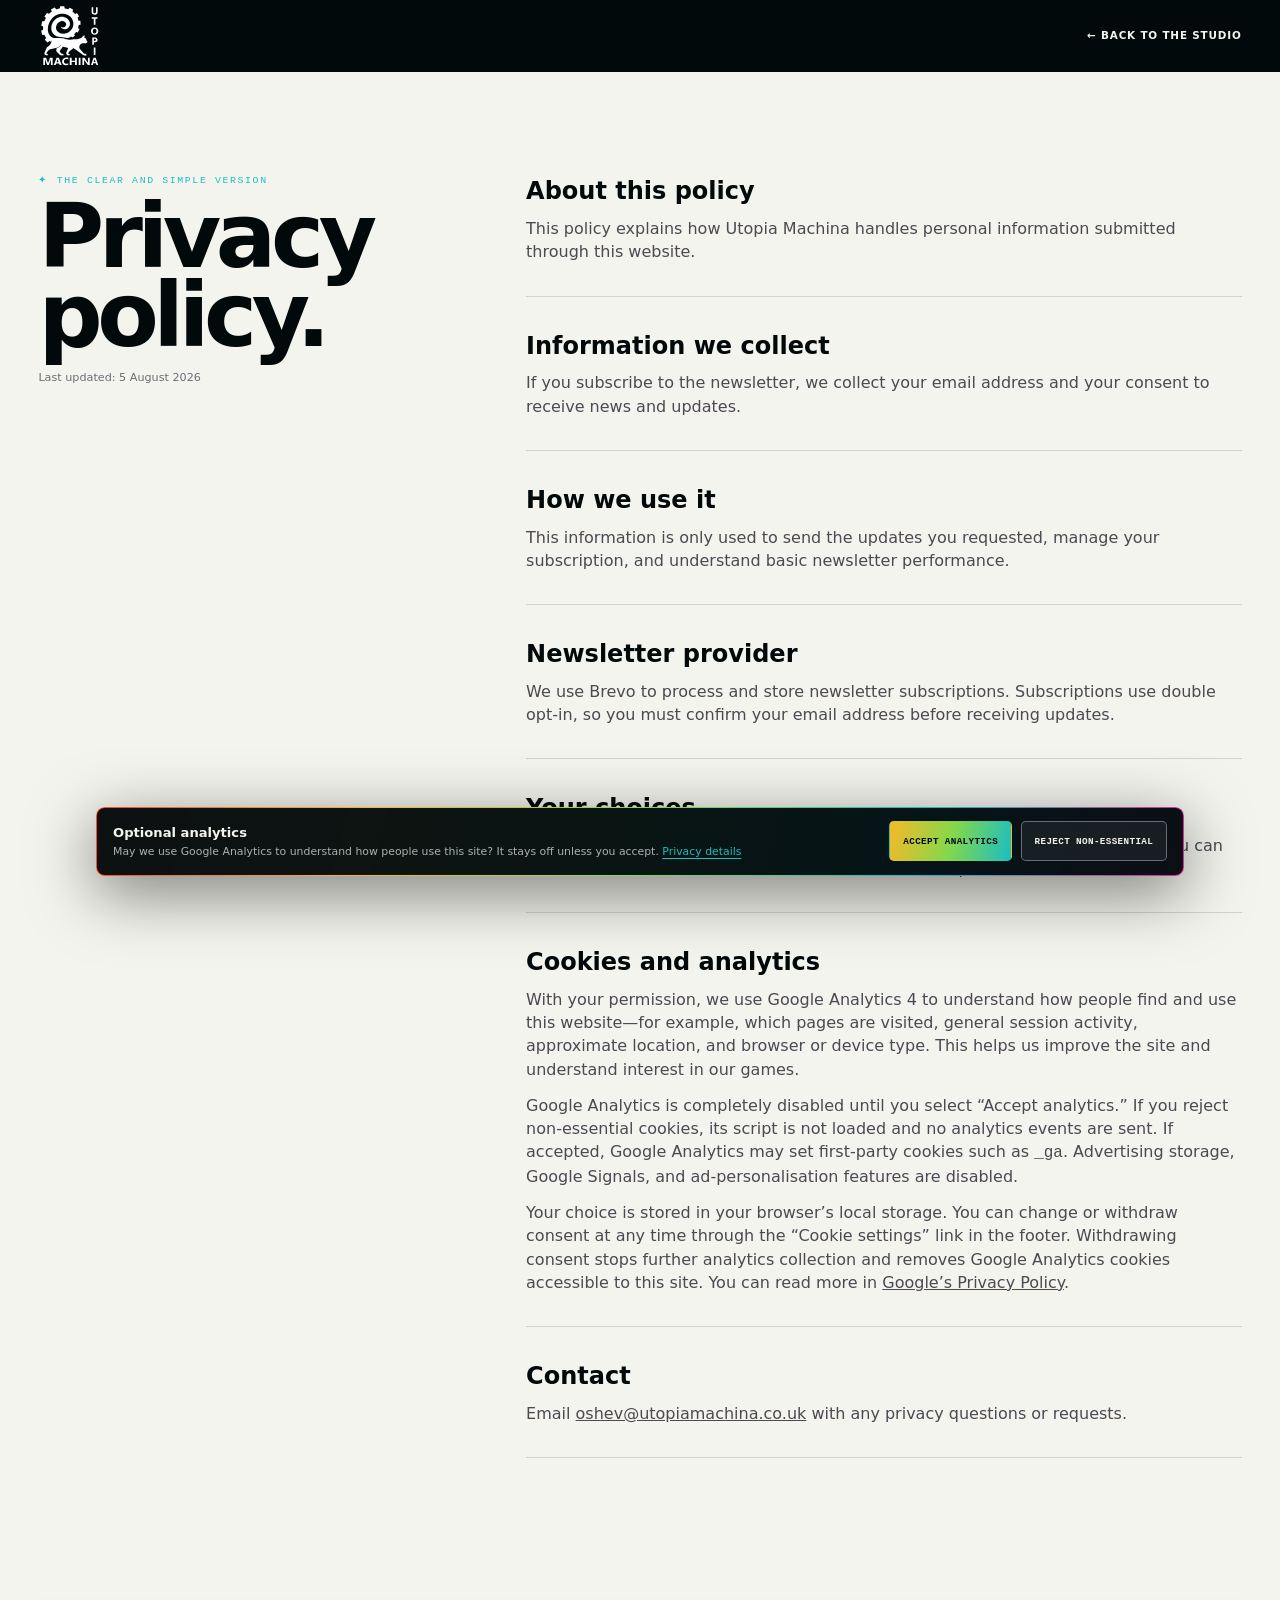
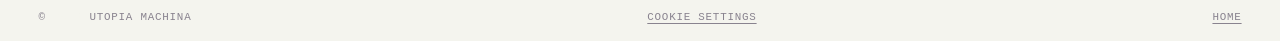
<file: privacy.html>
<!doctype html>
<html lang="en">
<head>
  <meta charset="utf-8">
  <meta name="viewport" content="width=device-width, initial-scale=1">
  <meta name="theme-color" content="#09070f">
  <meta name="description" content="Privacy policy for the Utopia Machina website and newsletter.">
  <title>Privacy — Utopia Machina</title>
  <link rel="icon" href="images/utopia-machina-logo.svg" type="image/svg+xml">
  <link rel="stylesheet" href="css/style.css?v=20260805-1">
  <script src="js/main.js" defer></script>
</head>
<body class="privacy-page">
  <a class="skip-link" href="#main">Skip to content</a>
  <header class="site-header">
    <a class="brand brand-lockup" href="index.html" aria-label="Utopia Machina home">
      <img class="brand-lockup-image" src="images/utopia-machina-logo-full.svg" alt="">
    </a>
    <a class="back-link" href="index.html">← Back to the studio</a>
  </header>

  <main id="main" class="legal">
    <div class="legal-title">
      <p class="eyebrow">The clear and simple version</p>
      <h1>Privacy<br>policy.</h1>
      <p>Last updated: 5 August 2026</p>
    </div>
    <div class="legal-copy">
      <section>
        <h2>About this policy</h2>
        <p>This policy explains how Utopia Machina handles personal information submitted through this website.</p>
      </section>
      <section>
        <h2>Information we collect</h2>
        <p>If you subscribe to the newsletter, we collect your email address and your consent to receive news and updates.</p>
      </section>
      <section>
        <h2>How we use it</h2>
        <p>This information is only used to send the updates you requested, manage your subscription, and understand basic newsletter performance.</p>
      </section>
      <section>
        <h2>Newsletter provider</h2>
        <p>We use Brevo to process and store newsletter subscriptions. Subscriptions use double opt-in, so you must confirm your email address before receiving updates.</p>
      </section>
      <section>
        <h2>Your choices</h2>
        <p>Every newsletter will include a link to unsubscribe or update your preferences. You can also contact us to ask what information we hold or request its deletion.</p>
      </section>
      <section id="cookies-and-analytics">
        <h2>Cookies and analytics</h2>
        <p>With your permission, we use Google Analytics 4 to understand how people find and use this website—for example, which pages are visited, general session activity, approximate location, and browser or device type. This helps us improve the site and understand interest in our games.</p>
        <p>Google Analytics is completely disabled until you select “Accept analytics.” If you reject non-essential cookies, its script is not loaded and no analytics events are sent. If accepted, Google Analytics may set first-party cookies such as <code>_ga</code>. Advertising storage, Google Signals, and ad-personalisation features are disabled.</p>
        <p>Your choice is stored in your browser’s local storage. You can change or withdraw consent at any time through the “Cookie settings” link in the footer. Withdrawing consent stops further analytics collection and removes Google Analytics cookies accessible to this site. You can read more in <a href="https://policies.google.com/privacy" target="_blank" rel="nofollow noopener">Google’s Privacy Policy</a>.</p>
      </section>
      <section>
        <h2>Contact</h2>
        <p>Email <a href="mailto:oshev@utopiamachina.co.uk">oshev@utopiamachina.co.uk</a> with any privacy questions or requests.</p>
      </section>
    </div>
  </main>

  <footer class="site-footer legal-footer">
    <p>© <span data-year></span> Utopia Machina</p>
    <a href="#cookie-settings" data-cookie-settings>Cookie settings</a>
    <a href="index.html">Home</a>
  </footer>
</body>
</html>
</file>
<file: css/style.css>
:root {
  --ink: #02090b;
  --paper: #f4f4ee;
  --muted: #a9b3b2;
  --hot: #f44a2c;
  --amber: #f6b927;
  --lime: #85d84a;
  --cyan: #19bec3;
  --blue: #2583dc;
  --magenta: #dd2c91;
  --line: rgba(255, 255, 255, .16);
  --pad: clamp(1rem, 3vw, 3rem);
}

*, *::before, *::after { box-sizing: border-box; }
html { scroll-behavior: smooth; }
body {
  margin: 0;
  color: var(--paper);
  background: var(--ink);
  font-family: "Aptos", "Segoe UI", system-ui, sans-serif;
  font-size: 16px;
  line-height: 1.45;
  overflow-x: hidden;
}
a { color: inherit; }
img { display: block; max-width: 100%; }
button, input { font: inherit; }
::selection { color: var(--ink); background: var(--cyan); }

.spectral-bg {
  position: fixed;
  z-index: 0;
  inset: 0;
  width: 100%;
  height: 100%;
  pointer-events: none;
  opacity: .62;
  filter: saturate(1.35) brightness(1.12);
}
.spectral-trails {
  transform-box: fill-box;
  transform-origin: center;
  animation: spectral-drift 18s ease-in-out infinite alternate;
}
.trail-right { animation-duration: 23s; animation-direction: alternate-reverse; }
.trail-bottom { animation-duration: 27s; }
.trail-red { animation-duration: 21s; animation-direction: alternate-reverse; }
.trail-glow { filter: url("#trail-glow"); }
.color-flecks {
  transform-box: fill-box;
  transform-origin: center;
  animation: fleck-drift 14s ease-in-out infinite alternate;
}

.sr-only {
  position: absolute;
  width: 1px;
  height: 1px;
  padding: 0;
  margin: -1px;
  overflow: hidden;
  clip: rect(0, 0, 0, 0);
  white-space: nowrap;
  border: 0;
}
.skip-link {
  position: fixed;
  z-index: 100;
  top: .5rem;
  left: .5rem;
  padding: .65rem .9rem;
  color: var(--ink);
  background: var(--cyan);
  transform: translateY(-150%);
}
.skip-link:focus { transform: translateY(0); }

.first-screen {
  position: relative;
  z-index: 1;
  width: min(100%, 1600px);
  min-height: 100svh;
  margin: 0 auto;
  display: grid;
  grid-template-rows: auto 1fr auto;
  padding: 0 var(--pad);
}

.site-header {
  min-height: 0;
  display: grid;
  grid-template-columns: minmax(24rem, 1.15fr) minmax(21rem, .85fr);
  align-items: end;
  gap: clamp(.9rem, 1.6vw, 1.75rem);
  padding: clamp(.325rem, .7vh, .5rem) 0 clamp(.75rem, 1.6vh, 1.15rem);
  background: var(--ink);
}
.brand {
  display: inline-flex;
  align-items: center;
  gap: .7rem;
  font-size: .78rem;
  font-weight: 800;
  letter-spacing: .12em;
  text-decoration: none;
  text-transform: uppercase;
}
.brand-mark {
  width: 2.35rem;
  height: 2.35rem;
  object-fit: contain;
}
.brand-lockup-image {
  display: block;
  width: auto;
  height: clamp(5.8rem, 7vw, 8rem);
  object-fit: contain;
}
.brand-heading { margin: 0; }
.studio-brand {
  align-items: flex-end;
  gap: 1rem;
}
.brand-copy {
  display: grid;
  align-self: flex-end;
  gap: .35rem;
}
.brand-symbol {
  width: auto;
  height: clamp(6.6rem, 8.25vw, 9.3rem);
  object-fit: contain;
  transform: translateY(15.5%);
  transform-origin: center bottom;
}
.brand-name {
  display: block;
  font-size: clamp(1.7rem, 2.35vw, 2.45rem);
  font-weight: 750;
  line-height: .9;
  letter-spacing: .14em;
  white-space: nowrap;
}
.social-nav {
  display: flex;
  align-items: center;
  justify-content: flex-end;
  gap: clamp(.7rem, 1.8vw, 1.8rem);
  padding-bottom: .6rem;
  border-bottom: 1px solid var(--line);
}
.social-nav a {
  color: var(--muted);
  font-size: .68rem;
  font-weight: 700;
  letter-spacing: .1em;
  text-decoration: none;
  text-transform: uppercase;
}
.social-nav a:hover, .social-nav a:focus-visible { color: var(--paper); }
.social-nav .discord-link {
  padding: .55rem .75rem;
  color: var(--ink);
  background: linear-gradient(105deg, var(--amber), var(--lime), var(--cyan));
  border-radius: .25rem;
}

main {
  min-height: 0;
  min-width: 0;
  display: grid;
  grid-template-rows: minmax(0, 1fr) auto;
  gap: clamp(.8rem, 1.6vh, 1.25rem);
  padding: clamp(1rem, 2vh, 1.5rem) 0;
}
.intro-studio {
  display: flex;
  align-items: flex-end;
}
.eyebrow {
  margin: 0;
  color: var(--cyan);
  font-family: "Cascadia Mono", "Consolas", monospace;
  font-size: .62rem;
  letter-spacing: .16em;
  text-transform: uppercase;
}
.eyebrow::before { content: "✦"; margin-right: .55rem; }
.brand-tagline {
  display: block;
  margin: 0;
  font-size: clamp(.95rem, 1.25vw, 1.25rem);
  font-weight: 400;
  line-height: 1.1;
  letter-spacing: -.02em;
  text-transform: none;
}
.brand-tagline em {
  color: transparent;
  background: linear-gradient(90deg, var(--hot), var(--amber) 25%, var(--lime) 48%, var(--cyan) 68%, var(--blue) 84%, var(--magenta));
  background-clip: text;
  -webkit-background-clip: text;
  font-style: normal;
}
.masthead-copy {
  max-width: 34rem;
  margin: .65rem 0 0;
  color: #c0bbc7;
  font-size: clamp(.78rem, 1.05vw, .96rem);
}

.games {
  min-height: 0;
  align-self: center;
  display: grid;
  grid-template-columns: 1fr 1fr;
  gap: clamp(.7rem, 1.2vw, 1.2rem);
}
.games-title {
  grid-column: 1 / -1;
  margin: 0;
  font-size: clamp(1.5rem, 2vw, 2rem);
  font-weight: 600;
  letter-spacing: -.02em;
  text-align: center;
}
.game-card {
  min-width: 0;
  min-height: 0;
  display: grid;
  grid-template-rows: auto auto;
  overflow: hidden;
  background: rgba(5, 11, 15, .94);
  border: 1px solid rgba(255,255,255,.22);
  border-radius: .65rem;
}
.game-media {
  display: block;
  overflow: hidden;
  background: #05030b;
  border-bottom: 1px solid rgba(255,255,255,.18);
}
.game-image {
  display: block;
  width: 100%;
  aspect-ratio: 460 / 215;
  object-fit: contain;
  transition: transform .6s cubic-bezier(.2,.7,.2,1);
}
.lunch-card .game-media {
  background: #f1b670;
  border-bottom: 0;
}
.lunch-card .game-image {
  object-fit: cover;
  object-position: center 36%;
  transform: scale(1.005);
}
.game-media:hover .game-image,
.game-media:focus-visible .game-image { transform: scale(1.018); }
.game-card-content {
  display: flex;
  align-items: flex-end;
  justify-content: space-between;
  gap: clamp(.8rem, 1.5vw, 1.4rem);
  padding: clamp(.8rem, 1.35vw, 1.15rem);
}
.game-card-copy {
  min-width: 0;
  display: grid;
  gap: .55rem;
}
.game-meta {
  display: flex;
  align-items: center;
  gap: .65rem;
  color: #d0cad8;
  font-family: "Cascadia Mono", "Consolas", monospace;
  font-size: .64rem;
  letter-spacing: .08em;
  text-transform: uppercase;
}
.game-meta strong {
  color: var(--paper);
  font-weight: 800;
}
.game-card .game-meta {
  flex-wrap: wrap;
  row-gap: .45rem;
  font-size: clamp(.69rem, .78vw, .76rem);
}
.partner-logos {
  display: inline-flex;
  align-items: center;
  gap: .5rem;
  margin-left: .2rem;
}
.partner-logos img {
  width: auto;
  height: 2.35rem;
  object-fit: contain;
}
.partner-logos img:last-child { height: 2.15rem; }
.status {
  padding: .25rem .45rem;
  color: var(--ink);
  background: var(--cyan);
  border-radius: 10rem;
}
.status.prototype { background: var(--amber); }
.game-card p {
  max-width: 39rem;
  margin: 0;
  color: #d0cad8;
  font-size: clamp(.72rem, .9vw, .86rem);
}
.card-actions {
  flex: 0 0 auto;
  display: flex;
  align-items: center;
  justify-content: flex-end;
  gap: clamp(.7rem, 1vw, 1rem);
  white-space: nowrap;
}
.card-link {
  width: fit-content;
  display: inline-flex;
  align-items: center;
  gap: .7rem;
  padding-bottom: .2rem;
  font-family: "Cascadia Mono", "Consolas", monospace;
  font-size: .66rem;
  font-weight: 700;
  letter-spacing: .07em;
  text-decoration: none;
  text-transform: uppercase;
  border-bottom: 1px solid currentColor;
}
.card-link span { color: var(--cyan); transition: transform .2s ease; }
.card-link:hover span { transform: translate(2px, -2px); }
.lunch-interest span { color: var(--amber); }
.secondary-link { color: var(--muted); }
.secondary-link:hover, .secondary-link:focus-visible { color: var(--paper); }

.detail-page {
  min-height: 100svh;
  color: var(--paper);
  background:
    radial-gradient(circle at 8% 24%, rgba(25,190,195,.14), transparent 24rem),
    radial-gradient(circle at 88% 12%, rgba(244,74,44,.12), transparent 27rem),
    radial-gradient(circle at 70% 80%, rgba(221,44,145,.1), transparent 30rem),
    var(--ink);
}
.detail-shell {
  width: min(calc(100% - 2 * var(--pad)), 1280px);
  margin: 0 auto;
}
.detail-header {
  min-height: 6.5rem;
  display: flex;
  align-items: center;
  justify-content: space-between;
  gap: 2rem;
  border-bottom: 1px solid var(--line);
}
.detail-studio-brand .brand-copy {
  align-self: center;
  gap: .25rem;
}
.detail-studio-brand .brand-name { font-size: clamp(1.15rem, 1.8vw, 1.6rem); }
.detail-studio-brand .brand-tagline {
  color: #bdb7c2;
  font-size: clamp(.76rem, 1vw, .92rem);
}
.detail-nav {
  display: flex;
  align-items: center;
  gap: 1.4rem;
}
.detail-nav a {
  color: var(--muted);
  font-size: .68rem;
  font-weight: 700;
  letter-spacing: .1em;
  text-decoration: none;
  text-transform: uppercase;
}
.detail-nav a:hover, .detail-nav a:focus-visible { color: var(--paper); }
.detail-main {
  display: grid;
  grid-template-rows: none;
  align-content: start;
  gap: clamp(3rem, 7vw, 6rem);
  padding: clamp(2rem, 5vw, 4.5rem) 0 5rem;
}
.detail-hero {
  display: grid;
  grid-template-columns: minmax(0, 1.35fr) minmax(18rem, .65fr);
  align-items: center;
  gap: clamp(2rem, 5vw, 5rem);
}
.detail-hero-media {
  overflow: hidden;
  background: #05030b;
  border: 1px solid rgba(255,255,255,.2);
  border-radius: .75rem;
  box-shadow: 0 2rem 7rem rgba(0,0,0,.35);
}
.detail-hero-media img { width: 100%; height: auto; }
.detail-copy .game-meta { margin-bottom: 1.2rem; }
.detail-copy h1 {
  margin: 0 0 1.2rem;
  font-size: clamp(2.6rem, 6vw, 5.6rem);
  line-height: .9;
  letter-spacing: -.06em;
}
.detail-copy > p {
  margin: 0;
  color: #c6c1cb;
  font-size: clamp(1rem, 1.35vw, 1.2rem);
}
.detail-actions {
  display: flex;
  flex-wrap: wrap;
  gap: .8rem;
  margin-top: 1.6rem;
}
.button-link {
  display: inline-flex;
  align-items: center;
  gap: .7rem;
  padding: .8rem 1rem;
  color: var(--ink);
  background: linear-gradient(105deg, var(--amber), var(--lime), var(--cyan));
  border-radius: .35rem;
  font-family: "Cascadia Mono", "Consolas", monospace;
  font-size: .68rem;
  font-weight: 800;
  letter-spacing: .06em;
  text-decoration: none;
  text-transform: uppercase;
}
.button-link.ghost {
  color: var(--paper);
  background: rgba(255,255,255,.08);
  border: 1px solid rgba(255,255,255,.22);
}
.detail-section-title {
  max-width: 16ch;
  margin: 0 0 1.5rem;
  font-size: clamp(2rem, 4vw, 4rem);
  line-height: .95;
  letter-spacing: -.05em;
}
.feature-grid {
  display: grid;
  grid-template-columns: repeat(3, 1fr);
  gap: 1rem;
}
.feature-card {
  padding: clamp(1.2rem, 2vw, 1.8rem);
  background: rgba(8,18,21,.78);
  border: 1px solid rgba(255,255,255,.14);
  border-radius: .6rem;
}
.feature-card strong {
  display: block;
  margin-bottom: .45rem;
  color: var(--cyan);
  font-family: "Cascadia Mono", "Consolas", monospace;
  font-size: .68rem;
  letter-spacing: .1em;
  text-transform: uppercase;
}
.feature-card p { margin: 0; color: #beb8c4; }
.hunters-updates {
  display: grid;
  gap: clamp(1.2rem, 2vw, 1.8rem);
}
.hunters-release-note {
  display: grid;
  grid-template-columns: minmax(16rem, .8fr) minmax(0, 1.2fr);
  align-items: end;
  gap: clamp(1.5rem, 5vw, 5rem);
  padding: clamp(1.4rem, 3vw, 2.4rem);
  background:
    linear-gradient(rgba(5,14,17,.92), rgba(5,14,17,.92)) padding-box,
    linear-gradient(105deg, var(--hot), var(--amber), var(--lime), var(--cyan), var(--magenta)) border-box;
  border: 1px solid transparent;
  border-radius: .7rem;
}
.hunters-release-note h2 {
  margin: .45rem 0 0;
  font-size: clamp(2rem, 4vw, 4rem);
  line-height: .95;
  letter-spacing: -.05em;
}
.hunters-release-note > p {
  margin: 0;
  color: #c4bec9;
  font-size: clamp(1rem, 1.35vw, 1.2rem);
}
.arcade-feature {
  overflow: hidden;
  background: rgba(8,18,21,.78);
  border: 1px solid rgba(255,255,255,.14);
  border-radius: .7rem;
}
.arcade-intro {
  display: grid;
  grid-template-columns: minmax(12rem, .55fr) minmax(0, 1.45fr);
  align-items: center;
  gap: clamp(1.5rem, 4vw, 4rem);
  padding: clamp(1.4rem, 3vw, 2.5rem);
}
.waybacks-logo-link {
  display: block;
  transform: rotate(-1deg);
  transition: transform .2s ease;
}
.waybacks-logo-link:hover,
.waybacks-logo-link:focus-visible { transform: rotate(-1deg) scale(1.025); }
.waybacks-logo-link img {
  width: min(100%, 24rem);
  height: auto;
}
.arcade-intro h3 {
  margin: .45rem 0 .7rem;
  font-size: clamp(1.8rem, 3.5vw, 3.4rem);
  line-height: .95;
  letter-spacing: -.045em;
}
.arcade-intro p:last-child {
  max-width: 48rem;
  margin: 0;
  color: #c4bec9;
  font-size: clamp(1rem, 1.25vw, 1.15rem);
}
.arcade-intro p a { color: var(--cyan); }
.arcade-gallery {
  display: grid;
  grid-template-columns: repeat(3, minmax(0, 1fr));
  gap: 1px;
  background: rgba(255,255,255,.14);
  border-top: 1px solid rgba(255,255,255,.14);
}
.arcade-gallery figure {
  margin: 0;
  overflow: hidden;
  background: #05030b;
}
.arcade-gallery img {
  width: 100%;
  height: 100%;
  aspect-ratio: 4 / 5;
  object-fit: cover;
}
.gallery-grid {
  display: grid;
  grid-template-columns: repeat(2, minmax(0, 1fr));
  gap: clamp(.8rem, 1.4vw, 1.2rem);
}
.gallery-grid figure {
  margin: 0;
  overflow: hidden;
  background: #020405;
  border: 1px solid rgba(255,255,255,.15);
  border-radius: .6rem;
}
.gallery-grid img { width: 100%; height: auto; }
.prototype-note {
  max-width: 58rem;
  padding: clamp(1.4rem, 3vw, 2.5rem);
  background:
    linear-gradient(rgba(5,14,17,.92), rgba(5,14,17,.92)) padding-box,
    linear-gradient(105deg, var(--hot), var(--amber), var(--lime), var(--cyan), var(--magenta)) border-box;
  border: 1px solid transparent;
  border-radius: .7rem;
}
.prototype-note h2 { margin: 0 0 .7rem; font-size: clamp(1.8rem, 3vw, 3rem); }
.prototype-note p { margin: 0; color: #c4bec9; }
.prototype-note.wide-note { max-width: none; }
.lunch-synopsis {
  display: grid;
  grid-template-columns: minmax(16rem, .75fr) minmax(0, 1.25fr);
  align-items: center;
  gap: clamp(2rem, 6vw, 7rem);
  padding: clamp(1.75rem, 3vw, 3rem) clamp(1.4rem, 3vw, 2.5rem);
  border-top: 1px solid var(--line);
  border-bottom: 1px solid var(--line);
}
.lunch-synopsis h2 {
  margin: 0;
  font-size: clamp(2rem, 3.2vw, 3.6rem);
  line-height: 1;
  letter-spacing: -.045em;
}
.lunch-synopsis-copy {
  max-width: 48rem;
  color: #c4bec9;
  font-size: clamp(1rem, 1.45vw, 1.3rem);
  line-height: 1.55;
}
.lunch-synopsis-copy p { margin: 0; }
.lunch-synopsis-copy p + p { margin-top: 1rem; }
.lunch-gallery { grid-template-columns: repeat(3, minmax(0, 1fr)); }
.detail-footer { min-height: 4.5rem; }

.newsletter {
  position: relative;
  display: grid;
  grid-template-columns: .55fr 1.45fr;
  align-items: center;
  gap: 2rem;
  padding: clamp(.85rem, 1.4vw, 1.3rem);
  color: var(--paper);
  background:
    linear-gradient(rgba(5,14,17,.91), rgba(5,14,17,.91)) padding-box,
    linear-gradient(105deg, var(--hot), var(--amber), var(--lime), var(--cyan), var(--blue), var(--magenta)) border-box;
  border: 1px solid transparent;
  border-radius: .65rem;
  box-shadow: 0 1rem 4rem rgba(0,0,0,.18);
  backdrop-filter: blur(12px);
}
.newsletter-heading h2 {
  margin: .2rem 0 0;
  font-size: clamp(1.35rem, 2.1vw, 2.25rem);
  line-height: 1;
  letter-spacing: -.04em;
}
.newsletter .eyebrow { color: var(--cyan); }
.newsletter-form-shell,
.newsletter-form-shell .sib-form-container,
.newsletter-form-shell #sib-container {
  width: 100%;
  max-width: none;
  padding: 0;
  text-align: left;
  background: transparent;
  border: 0;
}
.signup-form {
  position: relative;
  display: grid;
  grid-template-columns: 1.2fr .8fr;
  align-items: center;
  column-gap: clamp(1rem, 2vw, 2rem);
  row-gap: 0;
}
.signup-form.is-expanded { row-gap: 1rem; }
.newsletter-promise {
  margin: 0;
  color: var(--muted);
  font-size: clamp(.68rem, .85vw, .8rem);
  line-height: 1.4;
}
.newsletter-promise,
.email-wrap { align-self: center; }
.email-wrap {
  display: flex;
  align-items: stretch;
  padding: 0;
  border: 1px solid rgba(255,255,255,.28);
  border-radius: .35rem;
  overflow: hidden;
}
.email-wrap .form__entry,
.email-wrap .form__label-row,
.email-wrap .entry__field {
  flex: 1 1 auto;
  min-width: 0;
  padding: 0;
  background: transparent;
  border: 0;
}
.email-wrap .entry__field { display: flex; }
.email-wrap input {
  min-width: 0;
  width: 100%;
  padding: .7rem;
  color: var(--paper);
  background: rgba(0,0,0,.22);
  border: 0;
  outline: 0;
  font-size: .75rem;
}
.email-wrap button,
.email-wrap .sib-form-block__button {
  flex: 0 0 auto;
  width: auto;
  height: auto;
  margin: 0;
  padding: .7rem .8rem;
  color: var(--ink);
  background: linear-gradient(105deg, var(--amber), var(--lime), var(--cyan));
  border: 0;
  cursor: pointer;
  font-family: "Cascadia Mono", "Consolas", monospace;
  font-size: .58rem;
  font-weight: 700;
  letter-spacing: .04em;
  text-transform: uppercase;
}
.email-wrap .progress-indicator__icon { width: .7rem; height: .7rem; }
.email-wrap .entry__error { margin: 0; }
.newsletter-details {
  display: grid;
  grid-column: 1 / -1;
  grid-template-columns: minmax(0, 1.4fr) minmax(16rem, 1fr);
  gap: 1rem 1.5rem;
  max-height: 0;
  overflow: hidden;
  visibility: hidden;
  opacity: 0;
  transition: max-height .35s ease, opacity .25s ease, padding-top .35s ease;
}
.signup-form.is-expanded .newsletter-details {
  max-height: 32rem;
  padding-top: .25rem;
  overflow: visible;
  visibility: visible;
  opacity: 1;
}
.sib-form__declaration {
  grid-column: 1;
  grid-row: 1 / span 2;
  color: var(--muted);
  font-size: .66rem;
  line-height: 1.45;
}
.sib-form__declaration p,
.entry__choice p,
.entry__specification { margin: 0; }
.sib-form__declaration a { color: var(--cyan); }
.newsletter-details .sib-form-block { padding: 0; }
.newsletter-details .entry__label {
  display: block;
  margin-bottom: .35rem;
  color: var(--paper);
  font-size: .65rem;
}
.newsletter-details .entry__choice label.consent-choice {
  min-width: 0;
  display: flex !important;
  flex-direction: row !important;
  align-items: flex-start;
  gap: .5rem;
  color: var(--paper);
  cursor: pointer;
}
.newsletter-details .entry__choice {
  padding-left: 0;
  text-indent: 0;
}
.newsletter-details .consent-choice input[type="checkbox"] {
  position: static !important;
  z-index: auto !important;
  flex: 0 0 1rem;
  width: 1rem;
  height: 1rem;
  margin: .05rem 0 0;
  opacity: 1 !important;
  accent-color: var(--cyan);
}
.newsletter-details .consent-choice .consent-copy {
  flex: 1 1 auto;
  min-width: 0;
  display: block !important;
  align-self: start;
}
.newsletter-details .entry__choice strong {
  display: block;
  overflow: visible;
  font-size: .69rem;
  line-height: 1.3;
  white-space: normal;
}
.newsletter-details .entry__specification {
  display: block;
  padding: .3rem 0 0 1.5rem;
  color: var(--muted);
  font-size: .58rem;
}
.newsletter-details .entry__error {
  margin: .35rem 0 0;
  color: #ffb7b7;
  background: transparent;
  border: 0;
  font-size: .65rem;
}
.newsletter-details .sib-captcha { min-height: 65px; }
.newsletter-form-shell .sib-form-message-panel {
  max-width: none;
  margin: 0 0 .75rem;
  padding: .65rem .8rem;
  border: 1px solid;
  border-radius: .35rem;
  font-size: .72rem;
}
.newsletter-form-shell #error-message {
  color: #ffd5d5;
  background: rgba(112, 16, 28, .55);
  border-color: rgba(255, 102, 112, .65);
}
.newsletter-form-shell #success-message {
  color: #d8ffe5;
  background: rgba(14, 86, 52, .55);
  border-color: rgba(72, 215, 132, .65);
}
.newsletter-form-shell .sib-notification__icon {
  flex: 0 0 auto;
  width: 1rem;
  height: 1rem;
  fill: currentColor;
}
.newsletter-form-shell .sib-form-message-panel__text { padding: 0; }
.newsletter-form-shell .sib-form-message-panel__text--center { justify-content: flex-start; }
.newsletter-form-shell .input--hidden { position: absolute; left: -9999px; }

.site-footer {
  min-height: 3.2rem;
  display: flex;
  align-items: center;
  justify-content: space-between;
  gap: 1rem;
  color: #89838f;
  font-family: "Cascadia Mono", "Consolas", monospace;
  font-size: .68rem;
  letter-spacing: .07em;
  text-transform: uppercase;
  border-top: 1px solid var(--line);
}
.site-footer p { margin: 0; }
.site-footer p span { color: var(--paper); }
.site-footer p a { color: var(--cyan); }
.site-footer > div { display: flex; gap: 1rem; }
.site-footer a { text-underline-offset: .2rem; }

.cookie-consent[hidden] { display: none; }
.cookie-consent {
  position: fixed;
  z-index: 1000;
  left: 50%;
  transform: translateX(-50%);
  bottom: clamp(.75rem, 2vw, 1.5rem);
  width: min(calc(100% - 2rem), 68rem);
  display: grid;
  grid-template-columns: minmax(0, 1fr) auto;
  align-items: center;
  gap: 1rem 1.5rem;
  padding: .85rem 1rem;
  color: var(--paper);
  background:
    linear-gradient(rgba(5,14,17,.97), rgba(5,14,17,.97)) padding-box,
    linear-gradient(105deg, var(--hot), var(--amber), var(--lime), var(--cyan), var(--magenta)) border-box;
  border: 1px solid transparent;
  border-radius: .55rem;
  box-shadow: 0 1rem 4rem rgba(0,0,0,.5);
}
.cookie-consent:focus { outline: 2px solid var(--cyan); outline-offset: 2px; }
.cookie-consent-copy strong {
  display: block;
  margin-bottom: .15rem;
  font-size: .82rem;
}
.cookie-consent-copy p {
  margin: 0;
  color: var(--muted);
  font-size: .68rem;
  line-height: 1.45;
}
.cookie-consent-copy a { color: var(--cyan); text-underline-offset: .18rem; }
.cookie-consent-actions { display: flex; gap: .55rem; }
.cookie-consent-button {
  min-height: 2.5rem;
  padding: .6rem .8rem;
  color: var(--paper);
  background: rgba(255,255,255,.06);
  border: 1px solid rgba(255,255,255,.35);
  border-radius: .3rem;
  cursor: pointer;
  font-family: "Cascadia Mono", "Consolas", monospace;
  font-size: .58rem;
  font-weight: 700;
  letter-spacing: .04em;
  text-transform: uppercase;
}
.cookie-consent-button[data-consent="accept"] {
  color: var(--ink);
  background: linear-gradient(105deg, var(--amber), var(--lime), var(--cyan));
  border-color: transparent;
}
.cookie-consent-button:hover,
.cookie-consent-button:focus-visible { border-color: var(--paper); }
.cookie-consent-button:focus-visible { outline: 2px solid var(--cyan); outline-offset: 2px; }

.privacy-page { color: var(--ink); background: var(--paper); }
.privacy-page .site-header {
  min-height: 4.5rem;
  display: flex;
  align-items: center;
  justify-content: space-between;
  color: var(--paper);
  background: var(--ink);
  padding: 0 var(--pad);
}
.privacy-page .brand-lockup-image { height: 4rem; }
.back-link {
  font-size: .65rem;
  font-weight: 700;
  letter-spacing: .08em;
  text-decoration: none;
  text-transform: uppercase;
}
.legal {
  display: grid;
  grid-template-columns: .7fr 1.3fr;
  grid-template-rows: auto;
  gap: clamp(3rem, 8vw, 9rem);
  padding: clamp(4rem, 8vw, 8rem) var(--pad);
}
.legal-title h1 {
  margin: .5rem 0 1rem;
  font-size: clamp(3.2rem, 7vw, 7rem);
  line-height: .88;
  letter-spacing: -.06em;
}
.legal-title > p:last-child { color: #706b75; font-size: .7rem; }
.legal-copy { max-width: 50rem; }
.legal-copy section { padding-bottom: 2rem; margin-bottom: 2rem; border-bottom: 1px solid rgba(9,7,15,.15); }
.legal-copy h2 { margin: 0 0 .5rem; }
.legal-copy p { margin: 0; color: #4d4852; }
.legal-copy p + p { margin-top: .8rem; }
.legal-footer { margin: 0 var(--pad); }

@media (max-width: 980px) {
  .first-screen { min-height: auto; }
  .site-header { grid-template-columns: 1fr 1fr; }
  .masthead-aside { grid-column: 2; grid-row: 1; }
  .games { grid-template-columns: 1fr; }
  .game-card-content { align-items: flex-start; }
  .detail-hero { grid-template-columns: 1fr; }
  .feature-grid { grid-template-columns: 1fr; }
  .hunters-release-note { grid-template-columns: 1fr; align-items: start; gap: 1rem; }
  .lunch-synopsis { grid-template-columns: 1fr; gap: 1.5rem; }
  .newsletter { grid-template-columns: 1fr; }
  .signup-form { grid-template-columns: 1fr; }
  .newsletter-details { grid-template-columns: 1fr 1fr; }
}

@media (max-width: 700px) {
  .site-header { display: flex; align-items: stretch; flex-direction: column; gap: 1rem; padding-top: .5rem; }
  .brand { letter-spacing: .08em; }
  .social-nav {
    flex: 0 0 auto;
    justify-content: flex-start;
    flex-wrap: wrap;
    gap: .5rem .75rem;
    order: 1;
  }
  .social-nav .discord-link { padding: .45rem .6rem; }
  main { display: block; padding: 1.2rem 0; }
  .intro-studio { order: 0; }
  .brand-symbol { height: 6.75rem; }
  .brand-name { font-size: 1.5rem; }
  .brand-tagline { font-size: 1.05rem; }
  .masthead-aside { display: contents; }
  .masthead-copy { order: 3; margin-top: 0; font-size: .9rem; }
  .game-card-content { align-items: flex-start; flex-direction: column; }
  .card-actions { justify-content: flex-start; flex-wrap: wrap; white-space: normal; }
  .gallery-grid { grid-template-columns: 1fr; }
  .detail-header { min-height: 5.5rem; gap: .8rem; }
  .detail-studio-brand .brand-name { font-size: 1.15rem; }
  .detail-studio-brand .brand-tagline { max-width: 14rem; font-size: .78rem; }
  .detail-nav a:not(.back-link) { display: none; }
  .arcade-intro { grid-template-columns: 1fr; gap: 1rem; }
  .waybacks-logo-link img { width: min(15rem, 82%); }
  .arcade-gallery { grid-template-columns: 1fr; }
  .arcade-gallery img { aspect-ratio: 4 / 3; object-position: center 42%; }
  .newsletter { margin-top: 1.25rem; padding: 1.2rem; }
  .newsletter-details .entry__choice strong { font-size: .78rem; }
  .email-wrap { flex-direction: column; }
  .email-wrap button { text-align: left; }
  .newsletter-details { grid-template-columns: 1fr; }
  .sib-form__declaration { grid-column: 1; grid-row: auto; }
  .signup-form.is-expanded .newsletter-details { max-height: 42rem; }
  .newsletter-details .sib-captcha { overflow-x: auto; }
  .site-footer { min-height: 5rem; align-items: flex-start; flex-direction: column; justify-content: center; }
  .cookie-consent { grid-template-columns: 1fr; }
  .cookie-consent-actions { display: grid; grid-template-columns: 1fr 1fr; }
  .cookie-consent-button { width: 100%; }
  .legal { grid-template-columns: 1fr; }
}

@media (max-height: 720px) and (min-width: 981px) {
  .site-header { padding-top: .225rem; padding-bottom: .55rem; }
  main { padding: .55rem 0; gap: .55rem; }
  .brand-symbol { height: 6.75rem; }
  .brand-tagline { font-size: .95rem; }
  .game-card-content { padding: .65rem .8rem; }
  .newsletter { padding: .7rem 1rem; }
  .site-footer { min-height: 2.6rem; }
}

@media (prefers-reduced-motion: reduce) {
  html { scroll-behavior: auto; }
  *, *::before, *::after { transition-duration: .01ms !important; }
  .spectral-trails, .color-flecks { animation: none; }
}

@keyframes spectral-drift {
  from { transform: translate3d(-.3%, -.4%, 0) scale(1); }
  to { transform: translate3d(.65%, .5%, 0) scale(1.015); }
}

@keyframes fleck-drift {
  from { transform: translate3d(0, -.4%, 0); opacity: .7; }
  to { transform: translate3d(.5%, .55%, 0); opacity: 1; }
}
</file>
